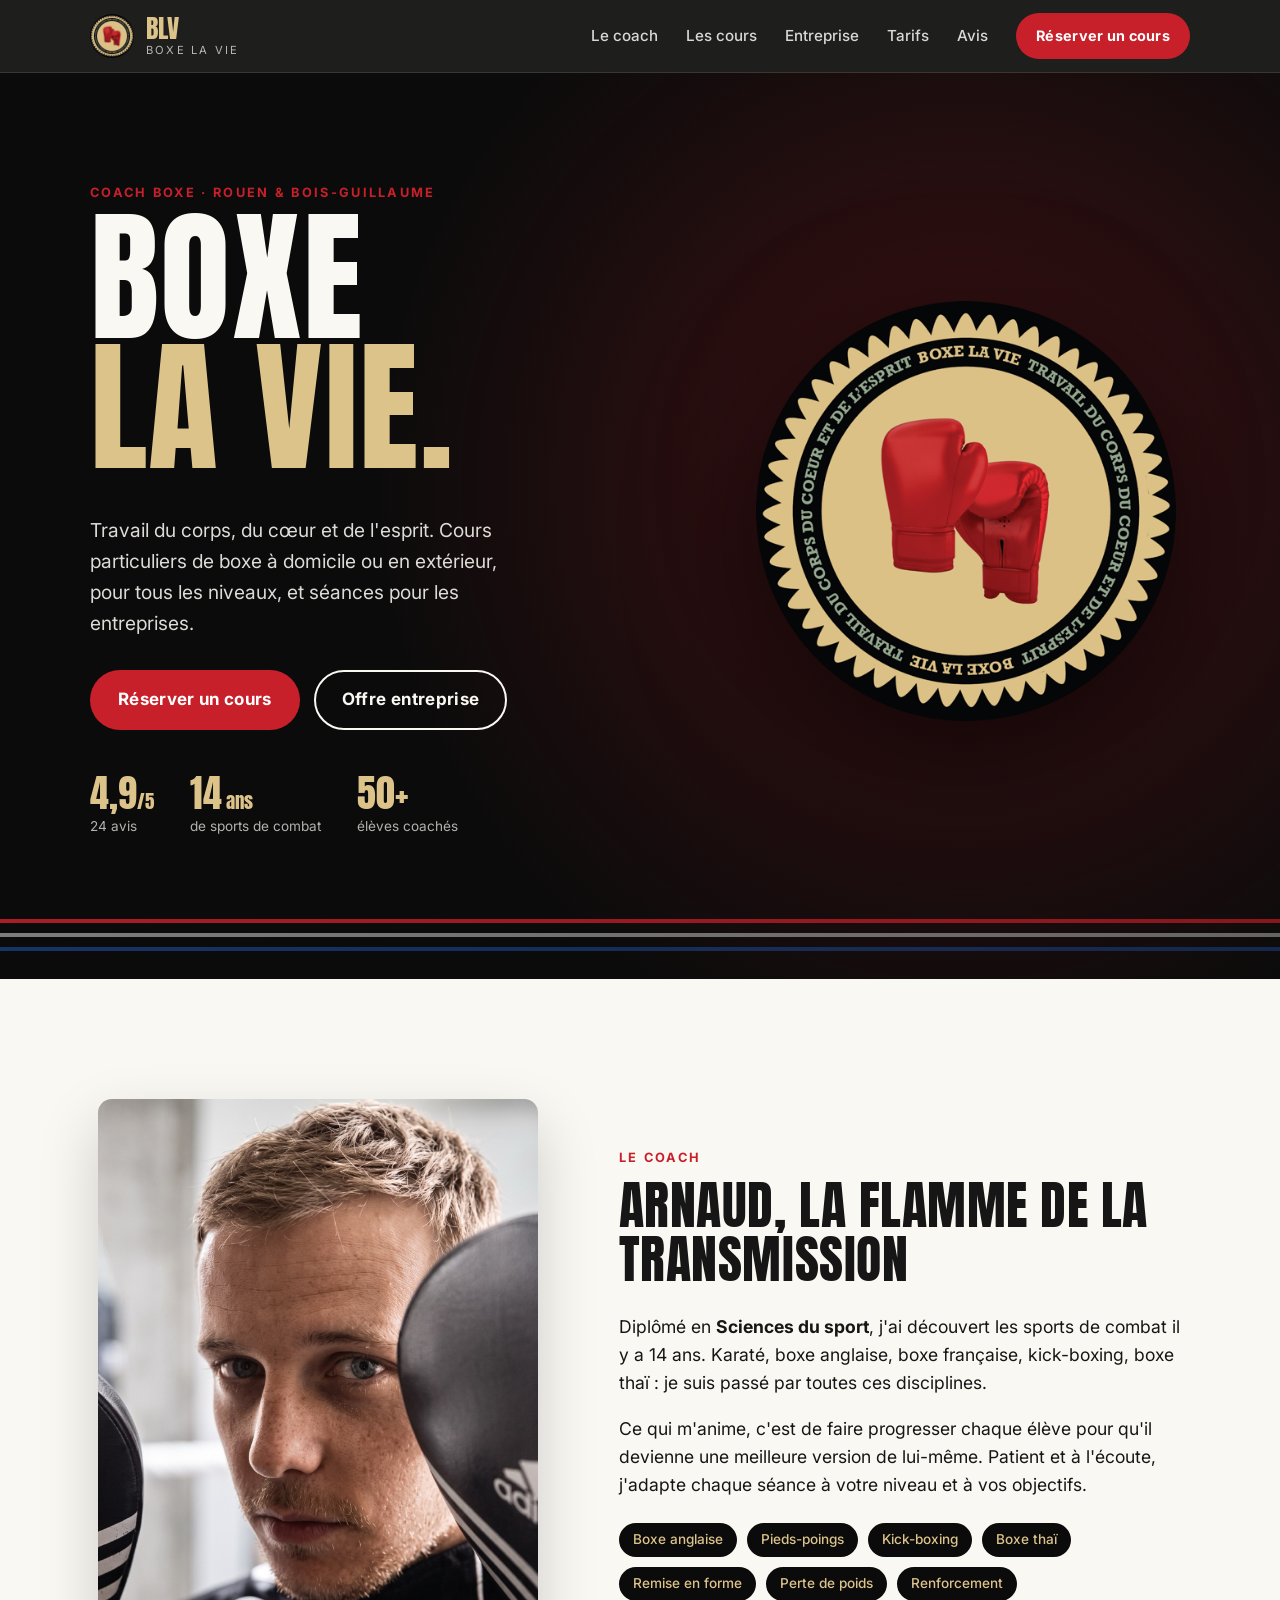
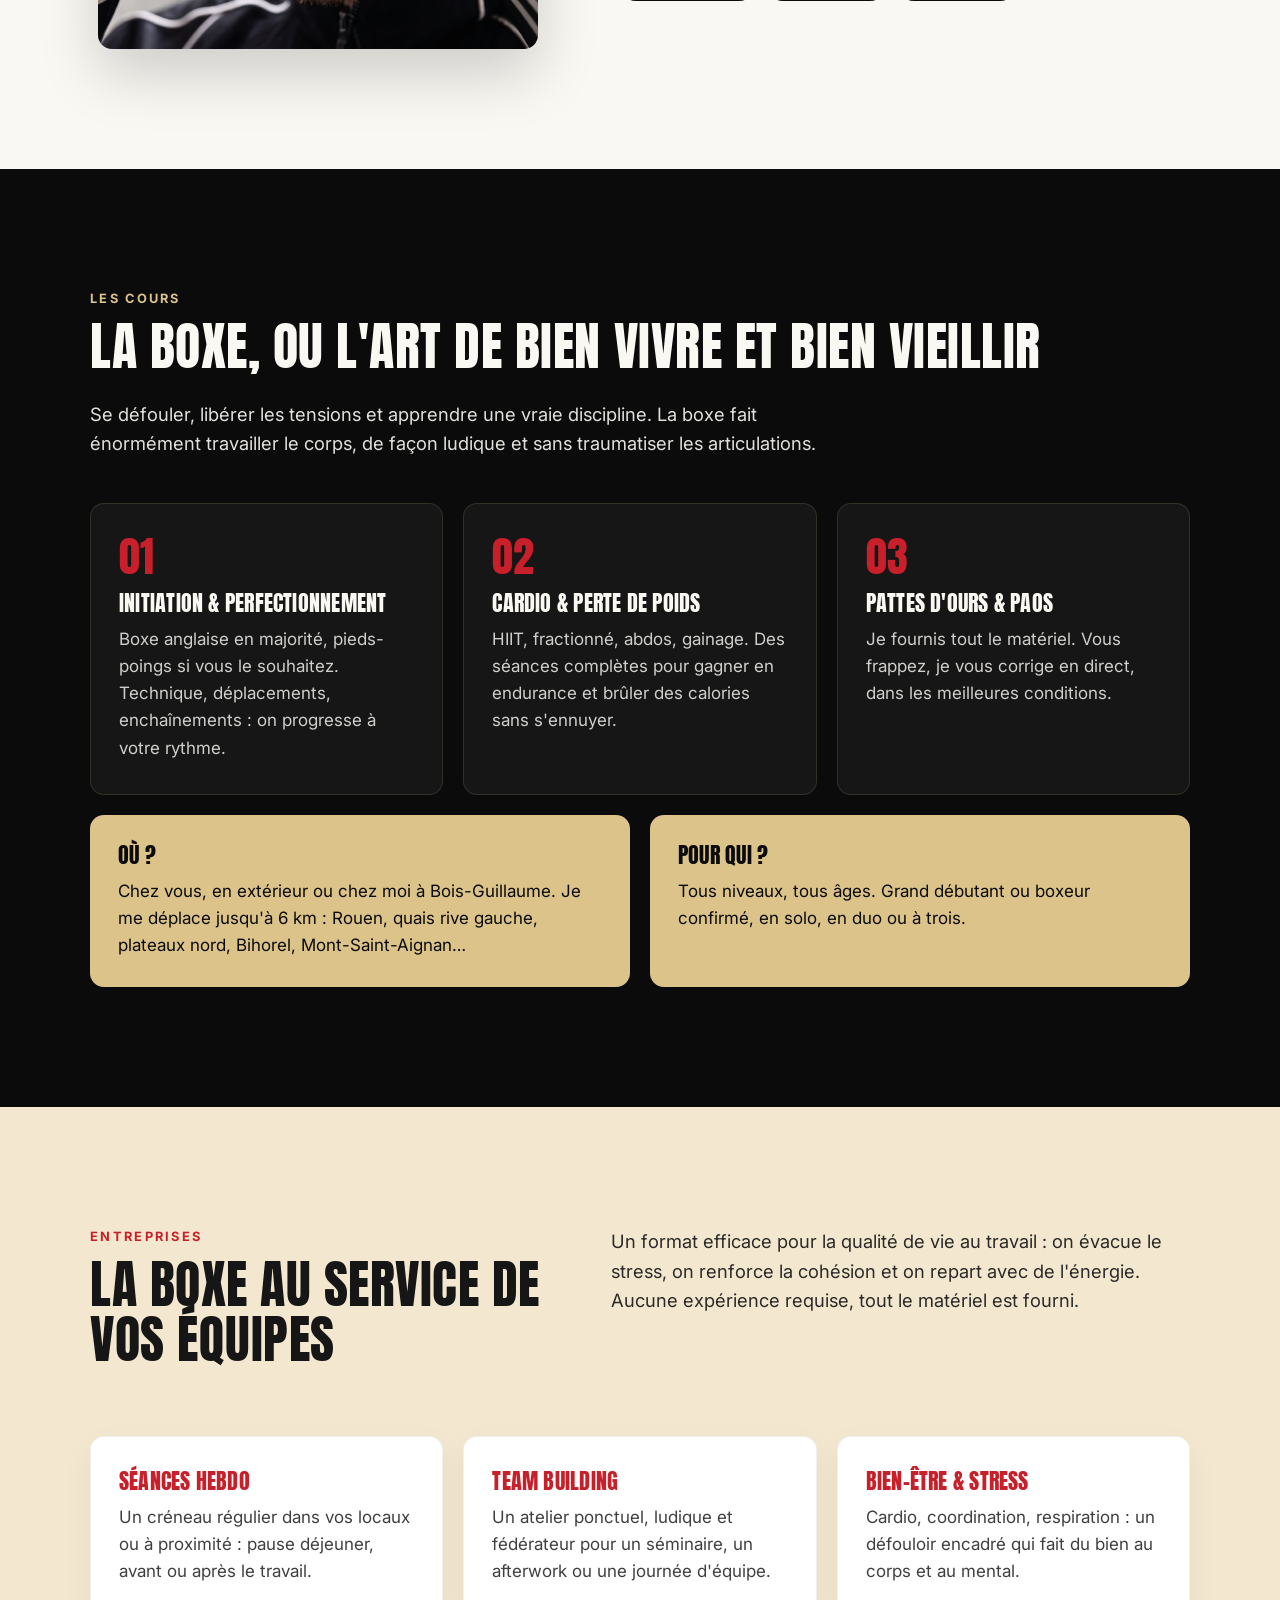
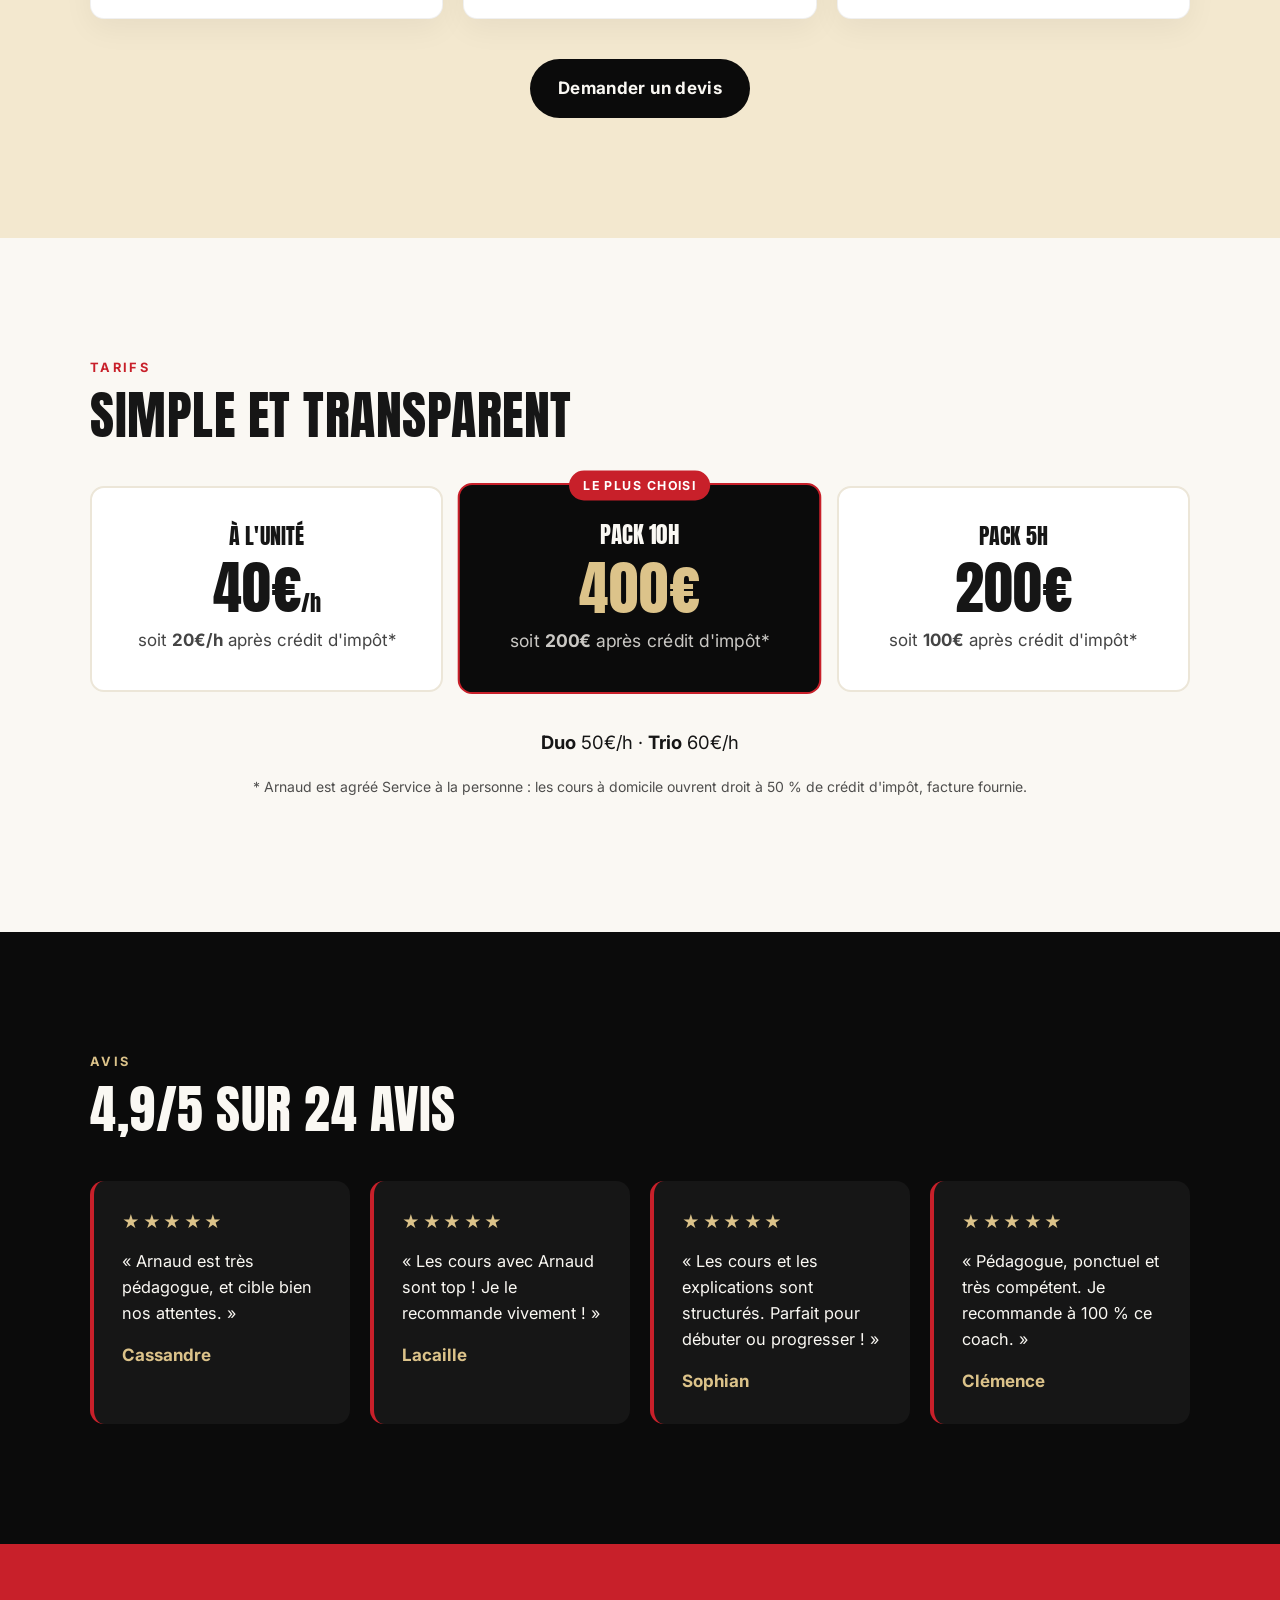
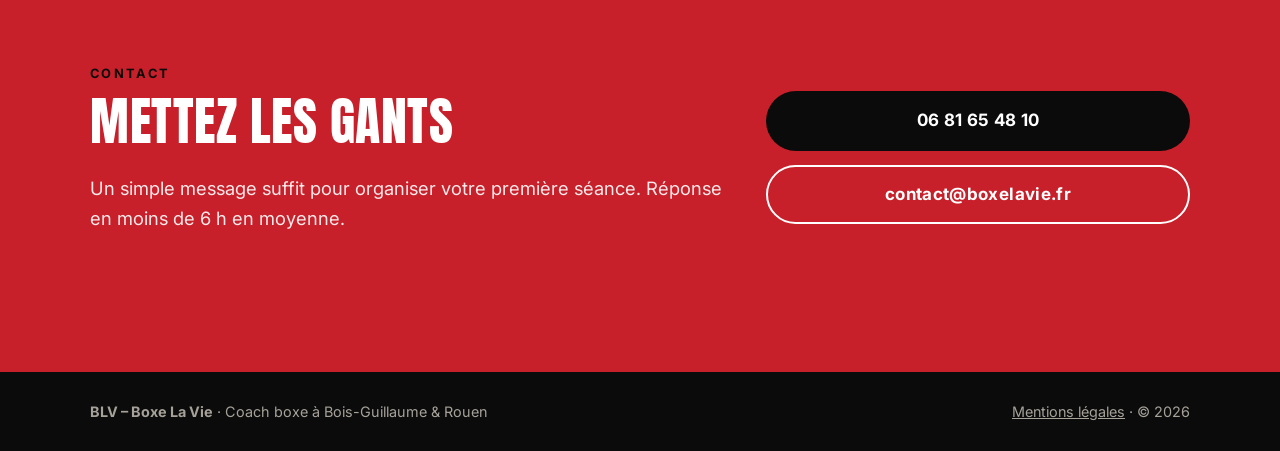
<file: index.html>
<!doctype html>
<html lang="fr">
<head>
  <meta charset="utf-8">
  <meta name="viewport" content="width=device-width, initial-scale=1">
  <title>BLV – Boxe La Vie | Coach boxe à Rouen & Bois-Guillaume</title>
  <meta name="description" content="Arnaud, coach sportif diplômé en Sciences du sport, spécialiste boxe. Cours particuliers à domicile ou en extérieur à Rouen et Bois-Guillaume, et séances boxe en entreprise. 50 % de crédit d'impôt.">
  <link rel="canonical" href="https://deseart27.github.io/boxe-la-vie/">
  <meta name="theme-color" content="#0b0b0b">

  <meta property="og:type" content="website">
  <meta property="og:locale" content="fr_FR">
  <meta property="og:title" content="BLV – Boxe La Vie | Coach boxe à Rouen">
  <meta property="og:description" content="Cours de boxe particuliers et en entreprise à Rouen & Bois-Guillaume.">
  <meta property="og:url" content="https://deseart27.github.io/boxe-la-vie/">
  <meta property="og:image" content="https://deseart27.github.io/boxe-la-vie/assets/arnaud-900.jpg">

  <link rel="icon" type="image/png" href="assets/favicon.png">
  <link rel="apple-touch-icon" href="assets/apple-touch-icon.png">

  <link rel="preconnect" href="https://fonts.googleapis.com">
  <link rel="preconnect" href="https://fonts.gstatic.com" crossorigin>
  <link href="https://fonts.googleapis.com/css2?family=Anton&family=Inter:wght@400;500;700&display=swap" rel="stylesheet">
  <link rel="stylesheet" href="styles.css">

  <script type="application/ld+json">
  {
    "@context": "https://schema.org",
    "@type": "SportsActivityLocation",
    "name": "BLV – Boxe La Vie",
    "description": "Coaching sportif spécialité boxe : cours particuliers, duo, trio et séances en entreprise.",
    "url": "https://deseart27.github.io/boxe-la-vie/",
    "image": "https://deseart27.github.io/boxe-la-vie/assets/logo-512.png",
    "telephone": "+33681654810",
    "email": "contact@boxelavie.fr",
    "priceRange": "40€ - 60€",
    "address": {
      "@type": "PostalAddress",
      "addressLocality": "Bois-Guillaume",
      "postalCode": "76230",
      "addressCountry": "FR"
    },
    "areaServed": ["Rouen", "Bois-Guillaume", "Bihorel", "Mont-Saint-Aignan", "Isneauville"],
    "founder": { "@type": "Person", "name": "Arnaud", "jobTitle": "Coach sportif spécialité boxe" }
  }
  </script>
</head>
<body>

  <header class="site-header">
    <div class="container nav">
      <a href="#top" class="brand" aria-label="BLV – Boxe La Vie, accueil">
        <img src="assets/apple-touch-icon.png" alt="" width="44" height="44">
        <span>BLV<small>Boxe La Vie</small></span>
      </a>
      <button class="nav-toggle" aria-expanded="false" aria-controls="menu" aria-label="Ouvrir le menu">
        <span></span><span></span><span></span>
      </button>
      <nav id="menu" class="menu">
        <a href="#coach">Le coach</a>
        <a href="#cours">Les cours</a>
        <a href="#entreprise">Entreprise</a>
        <a href="#tarifs">Tarifs</a>
        <a href="#avis">Avis</a>
        <a href="#contact" class="btn btn-red btn-sm">Réserver un cours</a>
      </nav>
    </div>
  </header>

  <main id="top">

    <!-- HERO -->
    <section class="hero">
      <div class="container hero-grid">
        <div class="hero-text">
          <p class="eyebrow">Coach boxe · Rouen & Bois-Guillaume</p>
          <h1>Boxe<br><span>la vie.</span></h1>
          <p class="lead">Travail du corps, du cœur et de l'esprit. Cours particuliers de boxe à domicile ou en extérieur, pour tous les niveaux, et séances pour les entreprises.</p>
          <div class="hero-cta">
            <a href="#contact" class="btn btn-red">Réserver un cours</a>
            <a href="#entreprise" class="btn btn-ghost">Offre entreprise</a>
          </div>
          <ul class="hero-stats">
            <li><strong>4,9<em>/5</em></strong><span>24 avis</span></li>
            <li><strong>14<em> ans</em></strong><span>de sports de combat</span></li>
            <li><strong>50+</strong><span>élèves coachés</span></li>
          </ul>
        </div>
        <div class="hero-visual" aria-hidden="true">
          <div class="ring">
            <img src="assets/logo-512.png" alt="" width="512" height="512">
          </div>
        </div>
      </div>
      <div class="ropes" aria-hidden="true"><i></i><i></i><i></i></div>
    </section>

    <!-- COACH -->
    <section id="coach" class="section">
      <div class="container coach-grid">
        <figure class="coach-photo">
          <img src="assets/arnaud-900.jpg" alt="Arnaud, coach de boxe à Rouen, avec ses pattes d'ours" width="900" height="900" loading="lazy">
        </figure>
        <div class="prose">
          <p class="eyebrow">Le coach</p>
          <h2>Arnaud, la flamme de la transmission</h2>
          <p>Diplômé en <strong>Sciences du sport</strong>, j'ai découvert les sports de combat il y a 14 ans. Karaté, boxe anglaise, boxe française, kick-boxing, boxe thaï : je suis passé par toutes ces disciplines.</p>
          <p>Ce qui m'anime, c'est de faire progresser chaque élève pour qu'il devienne une meilleure version de lui-même. Patient et à l'écoute, j'adapte chaque séance à votre niveau et à vos objectifs.</p>
          <ul class="tags">
            <li>Boxe anglaise</li><li>Pieds-poings</li><li>Kick-boxing</li><li>Boxe thaï</li><li>Remise en forme</li><li>Perte de poids</li><li>Renforcement</li>
          </ul>
        </div>
      </div>
    </section>

    <!-- COURS -->
    <section id="cours" class="section section-dark">
      <div class="container">
        <p class="eyebrow">Les cours</p>
        <h2>La boxe, ou l'art de bien vivre et bien vieillir</h2>
        <p class="section-lead">Se défouler, libérer les tensions et apprendre une vraie discipline. La boxe fait énormément travailler le corps, de façon ludique et sans traumatiser les articulations.</p>
        <div class="cards">
          <article class="card">
            <span class="card-num">01</span>
            <h3>Initiation & perfectionnement</h3>
            <p>Boxe anglaise en majorité, pieds-poings si vous le souhaitez. Technique, déplacements, enchaînements : on progresse à votre rythme.</p>
          </article>
          <article class="card">
            <span class="card-num">02</span>
            <h3>Cardio & perte de poids</h3>
            <p>HIIT, fractionné, abdos, gainage. Des séances complètes pour gagner en endurance et brûler des calories sans s'ennuyer.</p>
          </article>
          <article class="card">
            <span class="card-num">03</span>
            <h3>Pattes d'ours & paos</h3>
            <p>Je fournis tout le matériel. Vous frappez, je vous corrige en direct, dans les meilleures conditions.</p>
          </article>
        </div>
        <div class="places">
          <div>
            <h3>Où ?</h3>
            <p>Chez vous, en extérieur ou chez moi à Bois-Guillaume. Je me déplace jusqu'à 6 km : Rouen, quais rive gauche, plateaux nord, Bihorel, Mont-Saint-Aignan…</p>
          </div>
          <div>
            <h3>Pour qui ?</h3>
            <p>Tous niveaux, tous âges. Grand débutant ou boxeur confirmé, en solo, en duo ou à trois.</p>
          </div>
        </div>
      </div>
    </section>

    <!-- ENTREPRISE -->
    <section id="entreprise" class="section section-sand">
      <div class="container">
        <div class="two-col">
          <div>
            <p class="eyebrow">Entreprises</p>
            <h2>La boxe au service de vos équipes</h2>
          </div>
          <p class="section-lead">Un format efficace pour la qualité de vie au travail : on évacue le stress, on renforce la cohésion et on repart avec de l'énergie. Aucune expérience requise, tout le matériel est fourni.</p>
        </div>
        <div class="cards cards-light">
          <article class="card">
            <h3>Séances hebdo</h3>
            <p>Un créneau régulier dans vos locaux ou à proximité : pause déjeuner, avant ou après le travail.</p>
          </article>
          <article class="card">
            <h3>Team building</h3>
            <p>Un atelier ponctuel, ludique et fédérateur pour un séminaire, un afterwork ou une journée d'équipe.</p>
          </article>
          <article class="card">
            <h3>Bien-être & stress</h3>
            <p>Cardio, coordination, respiration : un défouloir encadré qui fait du bien au corps et au mental.</p>
          </article>
        </div>
        <div class="center">
          <a href="#contact" class="btn btn-dark">Demander un devis</a>
        </div>
      </div>
    </section>

    <!-- TARIFS -->
    <section id="tarifs" class="section">
      <div class="container">
        <p class="eyebrow">Tarifs</p>
        <h2>Simple et transparent</h2>
        <div class="pricing">
          <article class="price">
            <h3>À l'unité</h3>
            <p class="amount">40€<span>/h</span></p>
            <p class="after-tax">soit <strong>20€/h</strong> après crédit d'impôt*</p>
          </article>
          <article class="price price-featured">
            <p class="badge">Le plus choisi</p>
            <h3>Pack 10h</h3>
            <p class="amount">400€</p>
            <p class="after-tax">soit <strong>200€</strong> après crédit d'impôt*</p>
          </article>
          <article class="price">
            <h3>Pack 5h</h3>
            <p class="amount">200€</p>
            <p class="after-tax">soit <strong>100€</strong> après crédit d'impôt*</p>
          </article>
        </div>
        <div class="price-extra">
          <p><strong>Duo</strong> 50€/h · <strong>Trio</strong> 60€/h</p>
          <p class="small">* Arnaud est agréé Service à la personne : les cours à domicile ouvrent droit à 50 % de crédit d'impôt, facture fournie.</p>
        </div>
      </div>
    </section>

    <!-- AVIS -->
    <section id="avis" class="section section-dark">
      <div class="container">
        <p class="eyebrow">Avis</p>
        <h2>4,9/5 sur 24 avis</h2>
        <div class="reviews">
          <figure class="review">
            <blockquote>« Arnaud est très pédagogue, et cible bien nos attentes. »</blockquote>
            <figcaption>Cassandre</figcaption>
          </figure>
          <figure class="review">
            <blockquote>« Les cours avec Arnaud sont top ! Je le recommande vivement ! »</blockquote>
            <figcaption>Lacaille</figcaption>
          </figure>
          <figure class="review">
            <blockquote>« Les cours et les explications sont structurés. Parfait pour débuter ou progresser ! »</blockquote>
            <figcaption>Sophian</figcaption>
          </figure>
          <figure class="review">
            <blockquote>« Pédagogue, ponctuel et très compétent. Je recommande à 100 % ce coach. »</blockquote>
            <figcaption>Clémence</figcaption>
          </figure>
        </div>
      </div>
    </section>

    <!-- CONTACT -->
    <section id="contact" class="section contact">
      <div class="container contact-box">
        <div>
          <p class="eyebrow">Contact</p>
          <h2>Mettez les gants</h2>
          <p class="section-lead">Un simple message suffit pour organiser votre première séance. Réponse en moins de 6 h en moyenne.</p>
        </div>
        <div class="contact-actions">
          <a class="btn btn-red" href="tel:+33681654810">06 81 65 48 10</a>
          <a class="btn btn-ghost" href="mailto:contact@boxelavie.fr">contact@boxelavie.fr</a>
        </div>
      </div>
    </section>

  </main>

  <footer class="site-footer">
    <div class="container footer-grid">
      <p><strong>BLV – Boxe La Vie</strong> · Coach boxe à Bois-Guillaume & Rouen</p>
      <p><a href="mentions-legales.html">Mentions légales</a> · © <span id="year">2026</span></p>
    </div>
  </footer>

  <script src="script.js" defer></script>
</body>
</html>
</file>
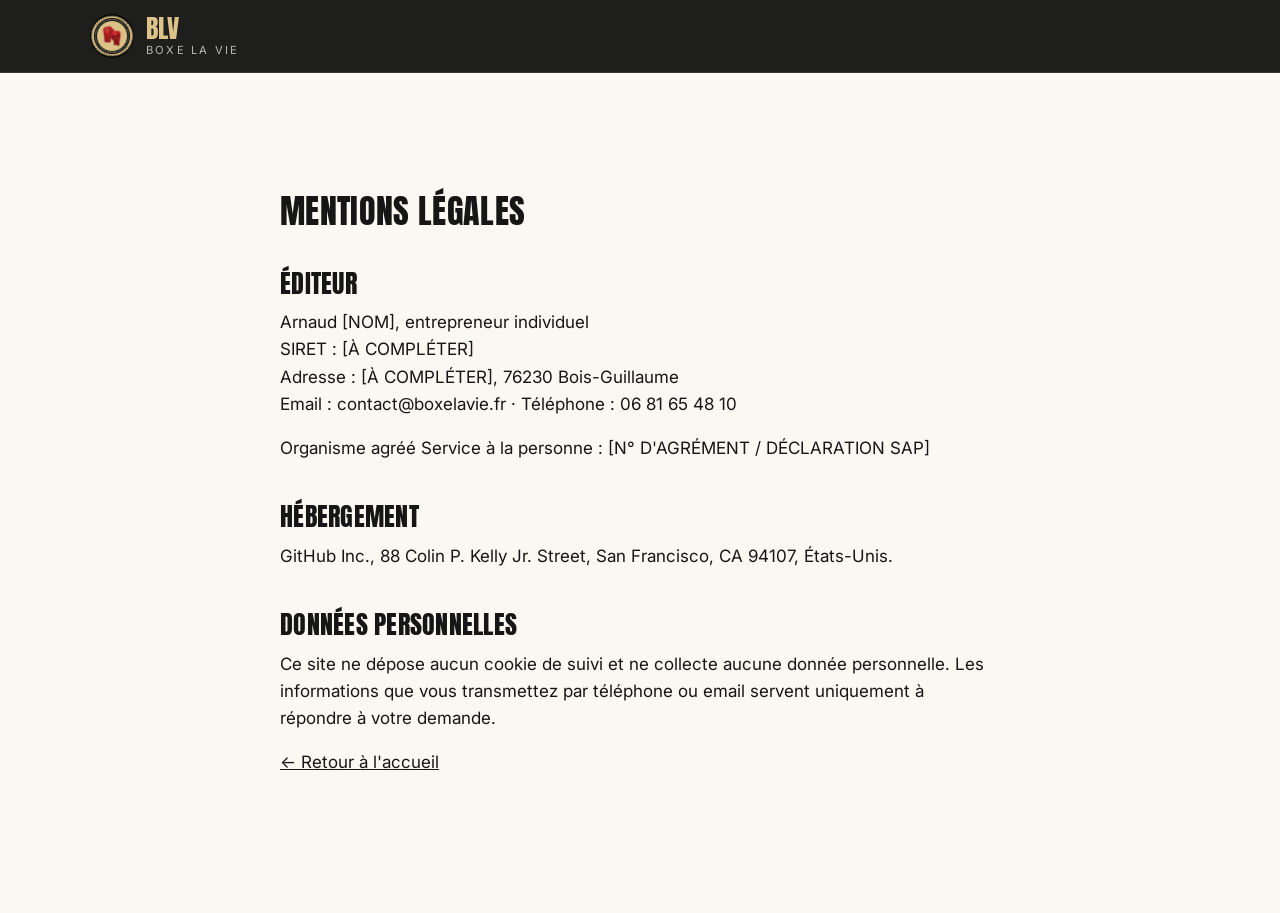
<file: mentions-legales.html>
<!doctype html>
<html lang="fr">
<head>
  <meta charset="utf-8">
  <meta name="viewport" content="width=device-width, initial-scale=1">
  <title>Mentions légales | BLV – Boxe La Vie</title>
  <meta name="robots" content="noindex">
  <link rel="icon" type="image/png" href="assets/favicon.png">
  <link href="https://fonts.googleapis.com/css2?family=Anton&family=Inter:wght@400;500;700&display=swap" rel="stylesheet">
  <link rel="stylesheet" href="styles.css">
</head>
<body>
  <header class="site-header">
    <div class="container nav">
      <a href="./" class="brand">
        <img src="assets/apple-touch-icon.png" alt="" width="44" height="44">
        <span>BLV<small>Boxe La Vie</small></span>
      </a>
    </div>
  </header>
  <main class="section">
    <div class="container legal">
      <h1>Mentions légales</h1>
      <h2>Éditeur</h2>
      <p>Arnaud [NOM], entrepreneur individuel<br>SIRET : [À COMPLÉTER]<br>Adresse : [À COMPLÉTER], 76230 Bois-Guillaume<br>Email : contact@boxelavie.fr · Téléphone : 06 81 65 48 10</p>
      <p>Organisme agréé Service à la personne : [N° D'AGRÉMENT / DÉCLARATION SAP]</p>
      <h2>Hébergement</h2>
      <p>GitHub Inc., 88 Colin P. Kelly Jr. Street, San Francisco, CA 94107, États-Unis.</p>
      <h2>Données personnelles</h2>
      <p>Ce site ne dépose aucun cookie de suivi et ne collecte aucune donnée personnelle. Les informations que vous transmettez par téléphone ou email servent uniquement à répondre à votre demande.</p>
      <p><a href="./">← Retour à l'accueil</a></p>
    </div>
  </main>
</body>
</html>
</file>
<file: styles.css>
:root {
  --black: #0b0b0b;
  --ink: #161616;
  --sand: #dcc38a;
  --sand-light: #f3e8cf;
  --red: #c8202a;
  --red-dark: #9e1820;
  --white: #faf8f3;
  --grey: #a6a29a;
  --radius: 14px;
  --display: "Anton", "Impact", "Arial Narrow", sans-serif;
  --body: "Inter", system-ui, -apple-system, "Segoe UI", sans-serif;
}

*, *::before, *::after { box-sizing: border-box; }
html { scroll-behavior: smooth; scroll-padding-top: 80px; }
body {
  margin: 0;
  font-family: var(--body);
  font-size: 1.0625rem;
  line-height: 1.6;
  color: var(--ink);
  background: var(--white);
}
img { max-width: 100%; height: auto; display: block; }
a { color: inherit; }
h1, h2, h3 { font-family: var(--display); font-weight: 400; line-height: 1.05; letter-spacing: .01em; text-transform: uppercase; margin: 0 0 .5em; }
h2 { font-size: clamp(2rem, 5vw, 3.25rem); }
h3 { font-size: 1.4rem; }
p { margin: 0 0 1em; }

.container { width: 100%; max-width: 1140px; margin: 0 auto; padding-inline: 20px; }
.section { padding-block: clamp(64px, 10vw, 120px); }
.section-dark { background: var(--black); color: var(--white); }
.section-sand { background: var(--sand-light); }
.eyebrow {
  font-weight: 700; font-size: .8rem; letter-spacing: .18em; text-transform: uppercase;
  color: var(--red); margin-bottom: .75em;
}
.section-dark .eyebrow { color: var(--sand); }
.section-lead { font-size: 1.15rem; max-width: 62ch; opacity: .9; }
.center { text-align: center; margin-top: 40px; }
.small { font-size: .875rem; opacity: .75; }

/* Buttons */
.btn {
  display: inline-flex; align-items: center; justify-content: center;
  padding: 14px 26px; border-radius: 999px; border: 2px solid transparent;
  font-weight: 700; text-decoration: none; letter-spacing: .02em;
  transition: transform .15s ease, background .15s ease, color .15s ease, border-color .15s ease;
}
.btn:hover { transform: translateY(-2px); }
.btn-sm { padding: 9px 18px; font-size: .9rem; }
.btn-red { background: var(--red); color: #fff; }
.btn-red:hover { background: var(--red-dark); }
.btn-dark { background: var(--black); color: var(--white); }
.btn-ghost { border-color: currentColor; }
.btn-ghost:hover { background: var(--sand); border-color: var(--sand); color: var(--black); }

/* Header */
.site-header {
  position: sticky; top: 0; z-index: 50;
  background: rgba(11, 11, 11, .92); backdrop-filter: blur(8px);
  color: var(--white); border-bottom: 1px solid rgba(220, 195, 138, .15);
}
.nav { display: flex; align-items: center; justify-content: space-between; height: 72px; }
.brand { display: flex; align-items: center; gap: 12px; text-decoration: none; }
.brand img { width: 44px; height: 44px; }
.brand span { font-family: var(--display); font-size: 1.6rem; line-height: 1; color: var(--sand); }
.brand small { display: block; font-family: var(--body); font-size: .7rem; letter-spacing: .2em; text-transform: uppercase; color: var(--white); opacity: .7; margin-top: 3px; }
.menu { display: flex; align-items: center; gap: 28px; }
.menu a:not(.btn) { text-decoration: none; font-weight: 500; font-size: .95rem; opacity: .85; }
.menu a:not(.btn):hover { opacity: 1; color: var(--sand); }
.nav-toggle { display: none; background: none; border: 0; padding: 10px; cursor: pointer; }
.nav-toggle span { display: block; width: 24px; height: 2px; background: var(--white); margin: 5px 0; transition: transform .2s, opacity .2s; }

/* Hero */
.hero {
  position: relative; overflow: hidden;
  background:
    radial-gradient(circle at 75% 45%, rgba(200, 32, 42, .28), transparent 55%),
    var(--black);
  color: var(--white);
  padding-block: clamp(56px, 9vw, 110px) clamp(90px, 12vw, 140px);
}
.hero-grid { display: grid; grid-template-columns: 1.15fr .85fr; gap: 48px; align-items: center; }
.hero h1 { font-size: clamp(4rem, 13vw, 9rem); line-height: .9; margin-bottom: .3em; }
.hero h1 span { color: var(--sand); }
.hero .lead { font-size: 1.2rem; max-width: 36ch; opacity: .88; }
.hero-cta { display: flex; flex-wrap: wrap; gap: 14px; margin: 32px 0 44px; }
.hero-stats { list-style: none; padding: 0; margin: 0; display: flex; flex-wrap: wrap; gap: 36px; }
.hero-stats strong { display: block; font-family: var(--display); font-weight: 400; font-size: 2.4rem; line-height: 1; color: var(--sand); }
.hero-stats em { font-style: normal; font-size: 1.2rem; }
.hero-stats span { font-size: .85rem; opacity: .7; }
.hero-visual { display: flex; justify-content: center; }
.ring { width: min(100%, 420px); aspect-ratio: 1; animation: float 6s ease-in-out infinite; filter: drop-shadow(0 30px 60px rgba(0,0,0,.6)); }
@keyframes float { 50% { transform: translateY(-12px) rotate(-2deg); } }
.ropes { position: absolute; left: 0; right: 0; bottom: 28px; display: grid; gap: 10px; }
.ropes i { display: block; height: 4px; background: linear-gradient(90deg, var(--red), var(--red-dark)); opacity: .85; }
.ropes i:nth-child(2) { background: linear-gradient(90deg, #eee, #bbb); opacity: .5; }
.ropes i:nth-child(3) { background: linear-gradient(90deg, #1d4fa0, #163b78); opacity: .6; }

/* Coach */
.two-col { display: grid; grid-template-columns: .9fr 1.1fr; gap: 48px; align-items: start; }
.coach-grid { display: grid; grid-template-columns: .8fr 1fr; gap: clamp(32px, 6vw, 72px); align-items: center; }
.coach-photo { margin: 0; max-width: 440px; justify-self: center; width: 100%; }
.coach-photo img { width: 100%; aspect-ratio: 4 / 5; object-fit: cover; object-position: 45% center; border-radius: var(--radius); box-shadow: 0 24px 60px rgba(0, 0, 0, .18); }
.prose p:not(.eyebrow) { font-size: 1.1rem; }
.tags { list-style: none; padding: 0; margin: 24px 0 0; display: flex; flex-wrap: wrap; gap: 10px; }
.tags li { padding: 6px 14px; border-radius: 999px; background: var(--black); color: var(--sand); font-size: .85rem; font-weight: 500; }

/* Cards */
.cards { display: grid; grid-template-columns: repeat(3, 1fr); gap: 20px; margin-top: 44px; }
.card { padding: 32px 28px; border-radius: var(--radius); background: var(--ink); border: 1px solid rgba(220, 195, 138, .15); transition: transform .2s, border-color .2s; }
.card:hover { transform: translateY(-4px); border-color: var(--red); }
.card p { opacity: .82; margin: 0; }
.card-num { font-family: var(--display); font-size: 2.6rem; color: var(--red); display: block; line-height: 1; margin-bottom: 14px; }
.cards-light .card { background: #fff; border-color: rgba(0,0,0,.06); box-shadow: 0 10px 30px rgba(0,0,0,.05); }
.cards-light .card h3 { color: var(--red); }

.places { display: grid; grid-template-columns: 1fr 1fr; gap: 20px; margin-top: 20px; }
.places > div { padding: 28px; border-radius: var(--radius); background: var(--sand); color: var(--black); }
.places p { margin: 0; }

/* Pricing */
.pricing { display: grid; grid-template-columns: repeat(3, 1fr); gap: 20px; margin-top: 44px; align-items: stretch; }
.price { position: relative; padding: 36px 28px; border-radius: var(--radius); background: #fff; border: 2px solid #ece6d8; text-align: center; }
.price .amount { font-family: var(--display); font-size: 3.6rem; line-height: 1; margin: 10px 0; }
.price .amount span { font-size: 1.4rem; }
.price .after-tax { margin: 0; opacity: .8; }
.price-featured { background: var(--black); color: var(--white); border-color: var(--red); transform: scale(1.03); }
.price-featured .amount { color: var(--sand); }
.badge { position: absolute; top: -14px; left: 50%; transform: translateX(-50%); margin: 0; background: var(--red); color: #fff; font-size: .75rem; font-weight: 700; letter-spacing: .1em; text-transform: uppercase; padding: 5px 14px; border-radius: 999px; white-space: nowrap; }
.price-extra { text-align: center; margin-top: 36px; }
.price-extra p:first-child { font-size: 1.15rem; }

/* Reviews */
.reviews { display: grid; grid-template-columns: repeat(4, 1fr); gap: 20px; margin-top: 44px; }
.review { margin: 0; padding: 28px; border-radius: var(--radius); background: var(--ink); border-left: 4px solid var(--red); }
.review::before { content: "★★★★★"; color: var(--sand); letter-spacing: .15em; display: block; margin-bottom: 12px; }
.review blockquote { margin: 0 0 16px; font-size: 1.02rem; }
.review figcaption { font-weight: 700; color: var(--sand); }

/* Contact */
.contact { background: var(--red); color: #fff; }
.contact .eyebrow { color: var(--black); }
.contact-box { display: grid; grid-template-columns: 1.2fr .8fr; gap: 40px; align-items: center; }
.contact-actions { display: grid; gap: 14px; }
.contact .btn-red { background: var(--black); }
.contact .btn-red:hover { background: var(--ink); }

/* Footer */
.site-footer { background: var(--black); color: var(--grey); padding-block: 28px; font-size: .9rem; }
.footer-grid { display: flex; flex-wrap: wrap; justify-content: space-between; gap: 12px; }
.footer-grid p { margin: 0; }

/* Legal page */
.legal { max-width: 760px; }
.legal h2 { font-size: 1.6rem; margin-top: 1.6em; }

/* Responsive */
@media (max-width: 960px) {
  .reviews { grid-template-columns: repeat(2, 1fr); }
}
@media (max-width: 860px) {
  .nav-toggle { display: block; }
  .menu {
    position: absolute; top: 72px; left: 0; right: 0;
    flex-direction: column; align-items: stretch; gap: 0;
    background: var(--black); padding: 8px 20px 24px;
    border-bottom: 1px solid rgba(220, 195, 138, .15);
    display: none;
  }
  .menu.open { display: flex; }
  .menu a:not(.btn) { padding: 14px 0; border-bottom: 1px solid rgba(255,255,255,.08); }
  .menu .btn { margin-top: 16px; }
  .nav-toggle[aria-expanded="true"] span:nth-child(1) { transform: translateY(7px) rotate(45deg); }
  .nav-toggle[aria-expanded="true"] span:nth-child(2) { opacity: 0; }
  .nav-toggle[aria-expanded="true"] span:nth-child(3) { transform: translateY(-7px) rotate(-45deg); }

  .hero-grid, .two-col, .coach-grid, .contact-box { grid-template-columns: 1fr; }
  .coach-photo img { aspect-ratio: 1; }
  .hero-visual { order: -1; }
  .ring { width: min(60vw, 260px); }
  .cards, .pricing, .places { grid-template-columns: 1fr; }
  .price-featured { transform: none; }
}
@media (max-width: 520px) {
  .reviews { grid-template-columns: 1fr; }
  .hero-stats { gap: 24px; }
  .hero-cta .btn { width: 100%; }
}
@media (prefers-reduced-motion: reduce) {
  html { scroll-behavior: auto; }
  .ring { animation: none; }
  .btn, .card { transition: none; }
}
</file>
